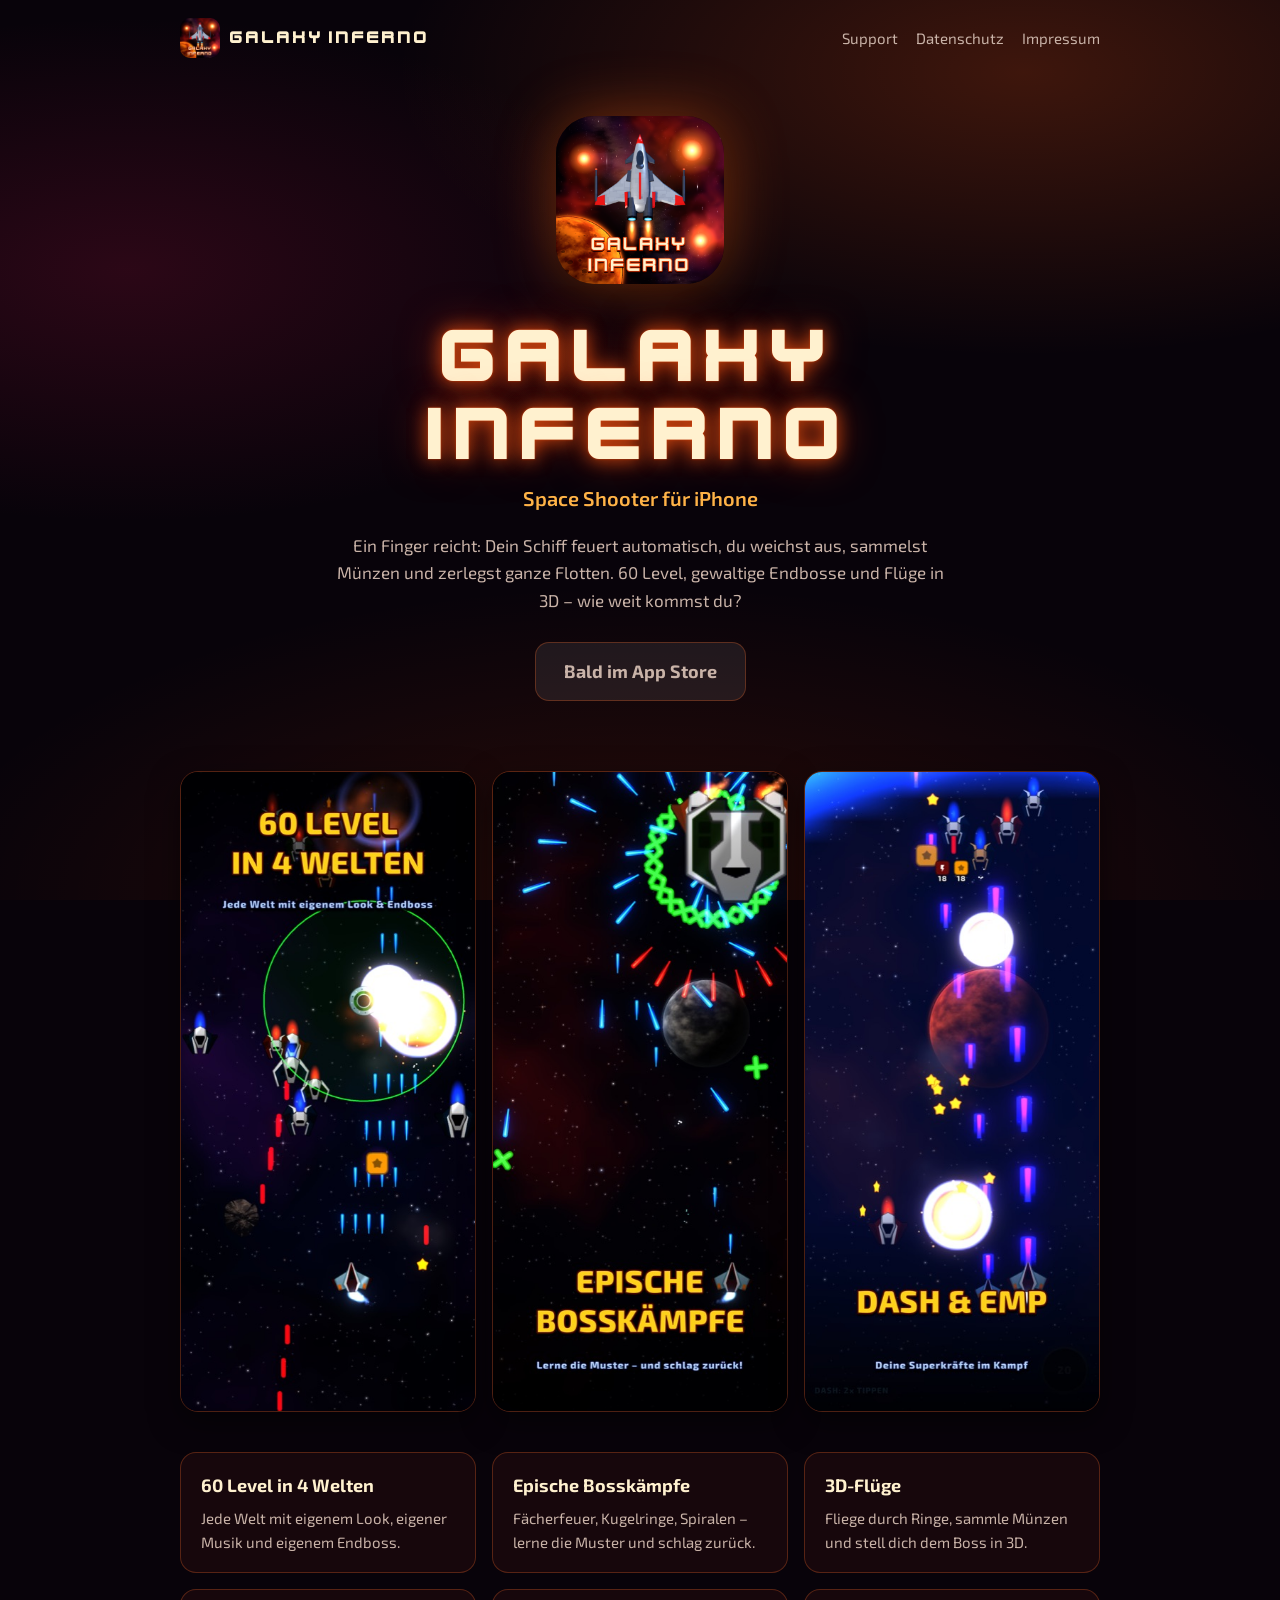
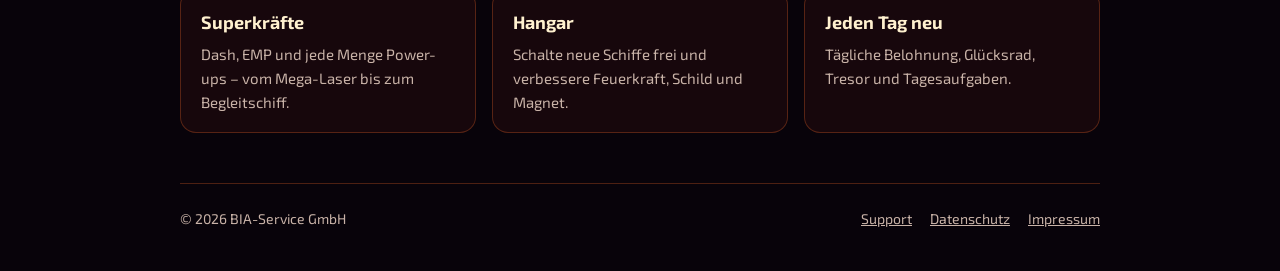
<file: index.html>
<!doctype html>
<html lang="de">
<head>
<meta charset="utf-8">
<meta name="viewport" content="width=device-width, initial-scale=1, viewport-fit=cover">
<title>Galaxy Inferno: Space Shooter</title>
<meta name="description" content="Galaxy Inferno – actiongeladener Arcade-Space-Shooter für iPhone: 60 Level, epische Bosskämpfe, 3D-Flüge.">
<link rel="icon" type="image/png" href="img/favicon.png">
<link rel="apple-touch-icon" href="img/apple-touch-icon.png">
<link rel="stylesheet" href="style.css">
</head>
<body>
<div class="wrap">
<nav>
  <a class="brand" href="index.html"><img src="img/apple-touch-icon.png" alt="">GALAXY INFERNO</a>
  <div class="links"><a href="support.html">Support</a><a href="datenschutz.html">Datenschutz</a><a href="impressum.html">Impressum</a></div>
</nav>

<section class="hero">
  <img class="appicon" src="img/icon.png" alt="App-Icon Galaxy Inferno">
  <h1 class="title">GALAXY<br>INFERNO</h1>
  <p class="sub">Space Shooter für iPhone</p>
  <p class="lead">Ein Finger reicht: Dein Schiff feuert automatisch, du weichst aus, sammelst Münzen und zerlegst ganze Flotten. 60 Level, gewaltige Endbosse und Flüge in 3D – wie weit kommst du?</p>
  <span class="btn soon">Bald im App Store</span>
</section>
<section class="shots">
  <img src="img/shot_1_action.jpg" alt="Screenshot: Action mit vielen Gegnern" loading="lazy">
  <img src="img/shot_2_boss.jpg" alt="Screenshot: Bosskampf" loading="lazy">
  <img src="img/shot_3_emp.jpg" alt="Screenshot: EMP-Superkraft" loading="lazy">
</section>
<section class="features">
  <div class="card"><h3>60 Level in 4 Welten</h3><p>Jede Welt mit eigenem Look, eigener Musik und eigenem Endboss.</p></div>
  <div class="card"><h3>Epische Bosskämpfe</h3><p>Fächerfeuer, Kugelringe, Spiralen – lerne die Muster und schlag zurück.</p></div>
  <div class="card"><h3>3D-Flüge</h3><p>Fliege durch Ringe, sammle Münzen und stell dich dem Boss in 3D.</p></div>
  <div class="card"><h3>Superkräfte</h3><p>Dash, EMP und jede Menge Power-ups – vom Mega-Laser bis zum Begleitschiff.</p></div>
  <div class="card"><h3>Hangar</h3><p>Schalte neue Schiffe frei und verbessere Feuerkraft, Schild und Magnet.</p></div>
  <div class="card"><h3>Jeden Tag neu</h3><p>Tägliche Belohnung, Glücksrad, Tresor und Tagesaufgaben.</p></div>
</section>
<footer>
  <span>© 2026 BIA-Service GmbH</span>
  <span class="links"><a href="support.html">Support</a><a href="datenschutz.html">Datenschutz</a><a href="impressum.html">Impressum</a></span>
</footer>
</div>
</body>
</html>
</file>
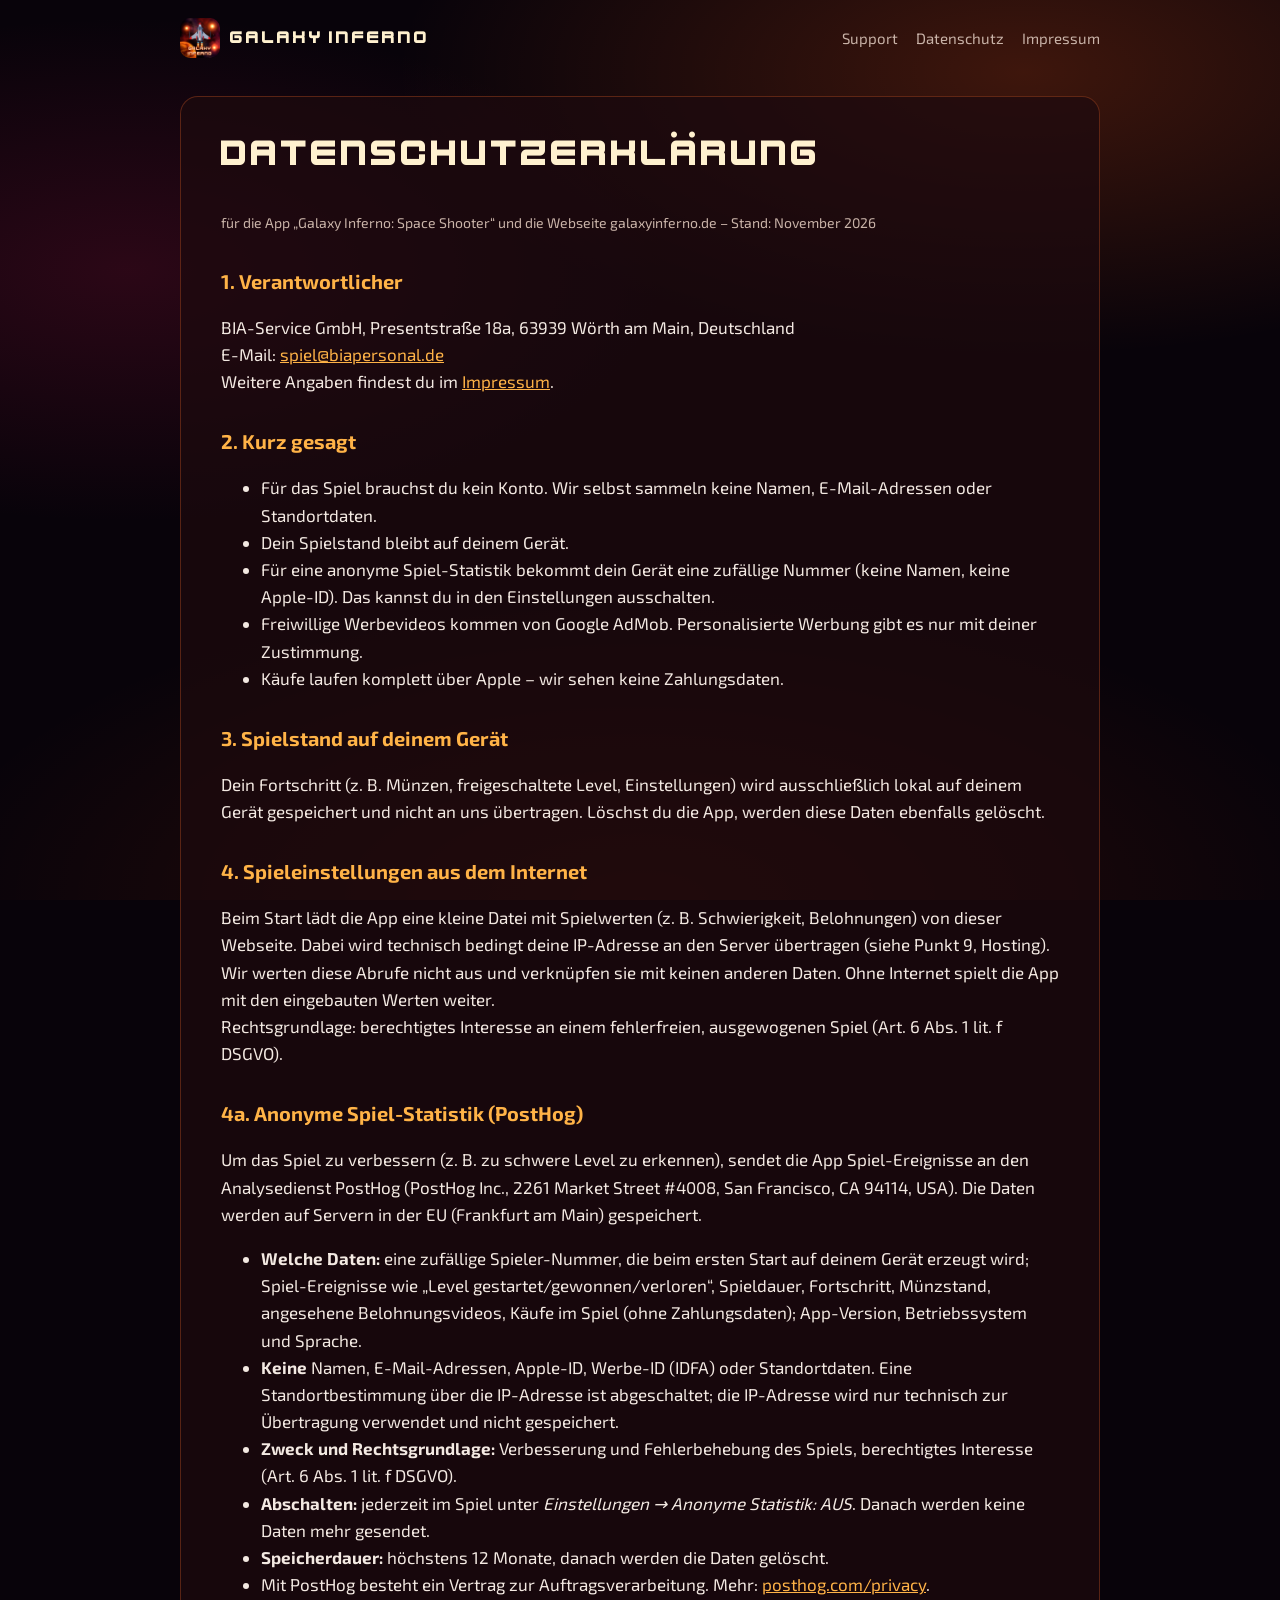
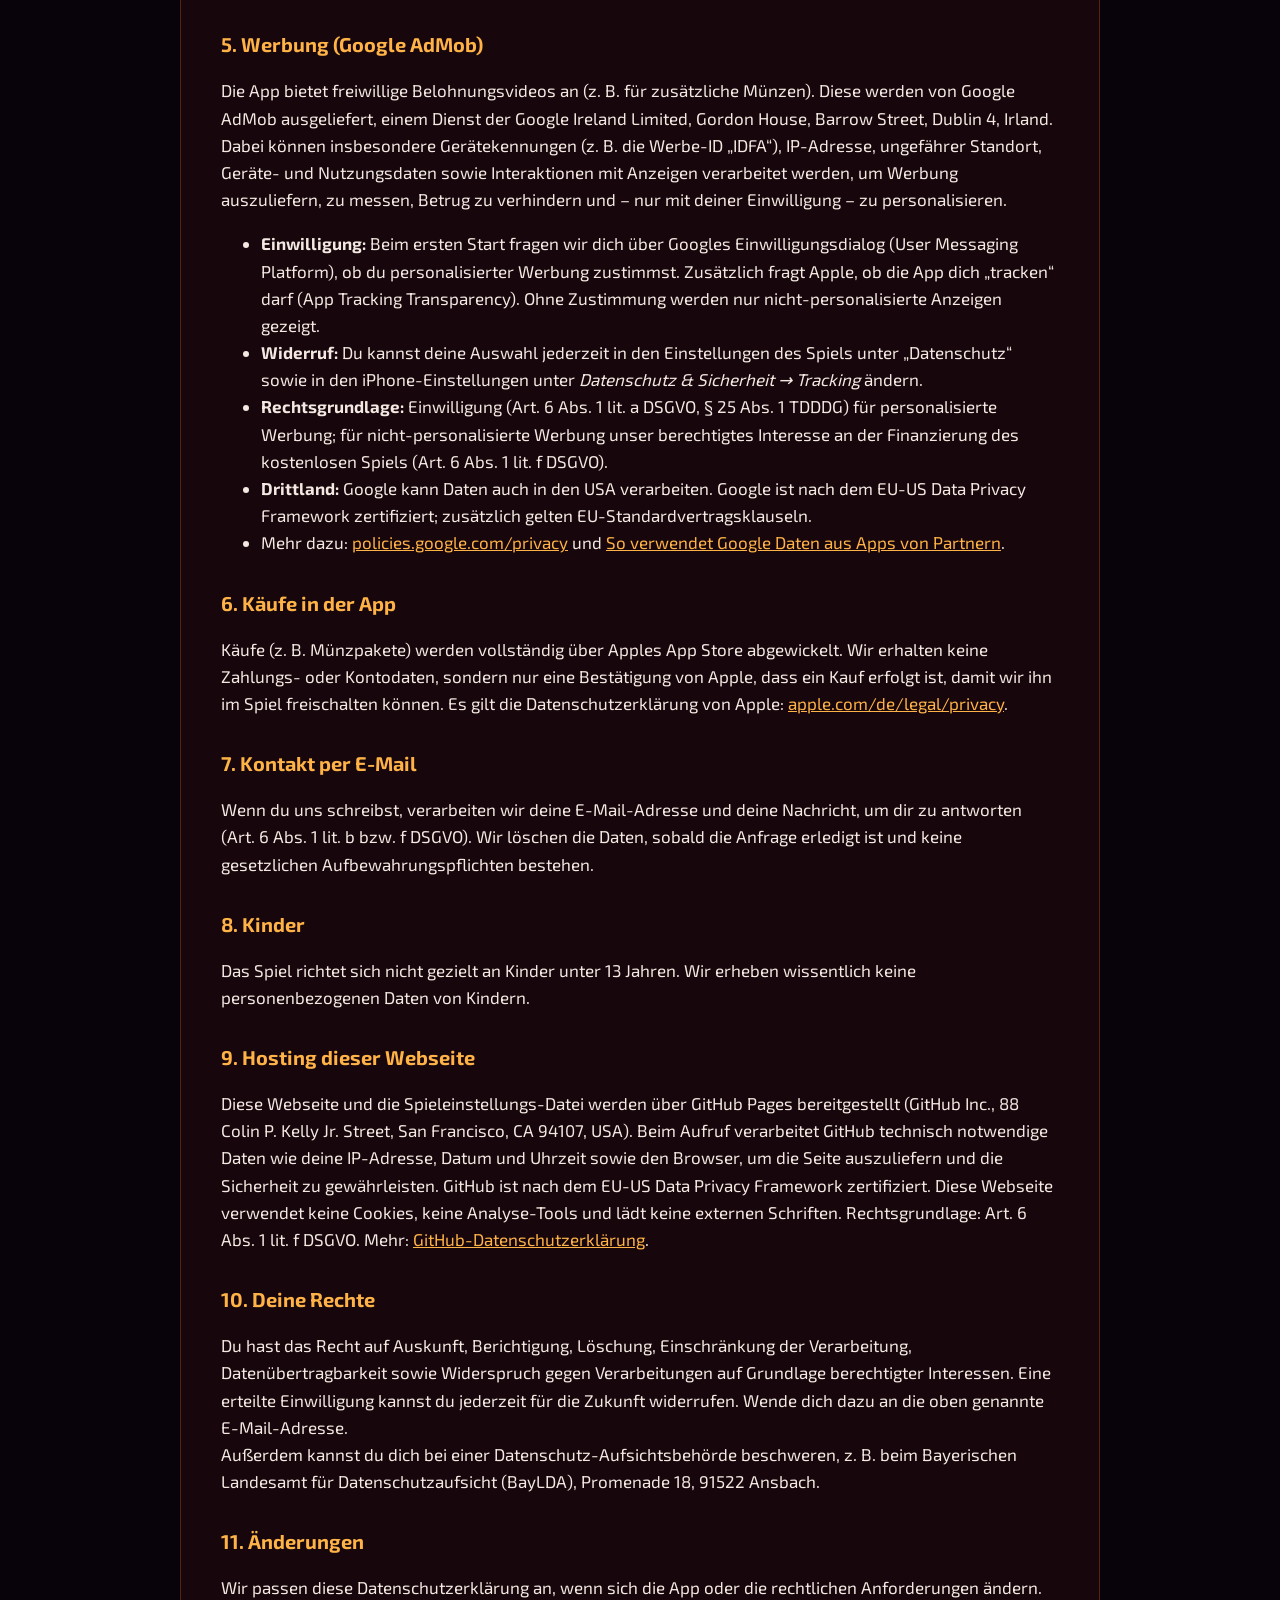
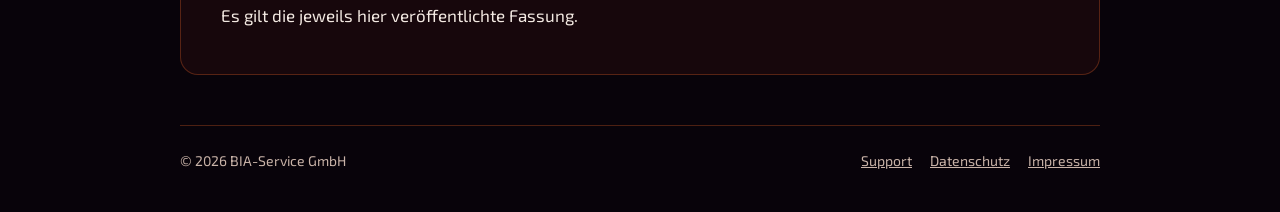
<file: datenschutz.html>
<!doctype html>
<html lang="de">
<head>
<meta charset="utf-8">
<meta name="viewport" content="width=device-width, initial-scale=1, viewport-fit=cover">
<title>Datenschutz – Galaxy Inferno</title>
<meta name="description" content="Datenschutzerklärung für die App und Webseite Galaxy Inferno.">
<link rel="icon" type="image/png" href="img/favicon.png">
<link rel="apple-touch-icon" href="img/apple-touch-icon.png">
<link rel="stylesheet" href="style.css">
</head>
<body>
<div class="wrap">
<nav>
  <a class="brand" href="index.html"><img src="img/apple-touch-icon.png" alt="">GALAXY INFERNO</a>
  <div class="links"><a href="support.html">Support</a><a href="datenschutz.html">Datenschutz</a><a href="impressum.html">Impressum</a></div>
</nav>

<section class="doc">
<h1>Datenschutz&shy;erklärung</h1>
<p class="small">für die App „Galaxy Inferno: Space Shooter“ und die Webseite galaxyinferno.de – Stand: November 2026</p>

<h2>1. Verantwortlicher</h2>
<p>BIA-Service GmbH, Presentstraße 18a, 63939 Wörth am Main, Deutschland<br>
E-Mail: <a href="mailto:spiel@biapersonal.de">spiel@biapersonal.de</a><br>
Weitere Angaben findest du im <a href="impressum.html">Impressum</a>.</p>

<h2>2. Kurz gesagt</h2>
<ul>
<li>Für das Spiel brauchst du kein Konto. Wir selbst sammeln keine Namen, E-Mail-Adressen oder Standortdaten.</li>
<li>Dein Spielstand bleibt auf deinem Gerät.</li>
<li>Für eine anonyme Spiel-Statistik bekommt dein Gerät eine zufällige Nummer (keine Namen, keine Apple-ID). Das kannst du in den Einstellungen ausschalten.</li>
<li>Freiwillige Werbevideos kommen von Google AdMob. Personalisierte Werbung gibt es nur mit deiner Zustimmung.</li>
<li>Käufe laufen komplett über Apple – wir sehen keine Zahlungsdaten.</li>
</ul>

<h2>3. Spielstand auf deinem Gerät</h2>
<p>Dein Fortschritt (z. B. Münzen, freigeschaltete Level, Einstellungen) wird ausschließlich lokal auf deinem Gerät gespeichert und nicht an uns übertragen. Löschst du die App, werden diese Daten ebenfalls gelöscht.</p>

<h2>4. Spieleinstellungen aus dem Internet</h2>
<p>Beim Start lädt die App eine kleine Datei mit Spielwerten (z. B. Schwierigkeit, Belohnungen) von dieser Webseite. Dabei wird technisch bedingt deine IP-Adresse an den Server übertragen (siehe Punkt 9, Hosting). Wir werten diese Abrufe nicht aus und verknüpfen sie mit keinen anderen Daten. Ohne Internet spielt die App mit den eingebauten Werten weiter.<br>
Rechtsgrundlage: berechtigtes Interesse an einem fehlerfreien, ausgewogenen Spiel (Art. 6 Abs. 1 lit. f DSGVO).</p>

<h2>4a. Anonyme Spiel-Statistik (PostHog)</h2>
<p>Um das Spiel zu verbessern (z.&nbsp;B. zu schwere Level zu erkennen), sendet die App Spiel-Ereignisse an den Analysedienst PostHog (PostHog Inc., 2261 Market Street #4008, San Francisco, CA 94114, USA). Die Daten werden auf Servern in der EU (Frankfurt am Main) gespeichert.</p>
<ul>
<li><strong>Welche Daten:</strong> eine zufällige Spieler-Nummer, die beim ersten Start auf deinem Gerät erzeugt wird; Spiel-Ereignisse wie „Level gestartet/gewonnen/verloren“, Spieldauer, Fortschritt, Münzstand, angesehene Belohnungsvideos, Käufe im Spiel (ohne Zahlungsdaten); App-Version, Betriebssystem und Sprache.</li>
<li><strong>Keine</strong> Namen, E-Mail-Adressen, Apple-ID, Werbe-ID (IDFA) oder Standortdaten. Eine Standortbestimmung über die IP-Adresse ist abgeschaltet; die IP-Adresse wird nur technisch zur Übertragung verwendet und nicht gespeichert.</li>
<li><strong>Zweck und Rechtsgrundlage:</strong> Verbesserung und Fehlerbehebung des Spiels, berechtigtes Interesse (Art.&nbsp;6 Abs.&nbsp;1 lit.&nbsp;f DSGVO).</li>
<li><strong>Abschalten:</strong> jederzeit im Spiel unter <em>Einstellungen → Anonyme Statistik: AUS</em>. Danach werden keine Daten mehr gesendet.</li>
<li><strong>Speicherdauer:</strong> höchstens 12 Monate, danach werden die Daten gelöscht.</li>
<li>Mit PostHog besteht ein Vertrag zur Auftragsverarbeitung. Mehr: <a href="https://posthog.com/privacy" rel="noopener">posthog.com/privacy</a>.</li>
</ul>

<h2>5. Werbung (Google AdMob)</h2>
<p>Die App bietet freiwillige Belohnungsvideos an (z. B. für zusätzliche Münzen). Diese werden von Google AdMob ausgeliefert, einem Dienst der Google Ireland Limited, Gordon House, Barrow Street, Dublin 4, Irland. Dabei können insbesondere Gerätekennungen (z. B. die Werbe-ID „IDFA“), IP-Adresse, ungefährer Standort, Geräte- und Nutzungsdaten sowie Interaktionen mit Anzeigen verarbeitet werden, um Werbung auszuliefern, zu messen, Betrug zu verhindern und – nur mit deiner Einwilligung – zu personalisieren.</p>
<ul>
<li><strong>Einwilligung:</strong> Beim ersten Start fragen wir dich über Googles Einwilligungsdialog (User Messaging Platform), ob du personalisierter Werbung zustimmst. Zusätzlich fragt Apple, ob die App dich „tracken“ darf (App Tracking Transparency). Ohne Zustimmung werden nur nicht-personalisierte Anzeigen gezeigt.</li>
<li><strong>Widerruf:</strong> Du kannst deine Auswahl jederzeit in den Einstellungen des Spiels unter „Datenschutz“ sowie in den iPhone-Einstellungen unter <em>Datenschutz &amp; Sicherheit → Tracking</em> ändern.</li>
<li><strong>Rechtsgrundlage:</strong> Einwilligung (Art. 6 Abs. 1 lit. a DSGVO, § 25 Abs. 1 TDDDG) für personalisierte Werbung; für nicht-personalisierte Werbung unser berechtigtes Interesse an der Finanzierung des kostenlosen Spiels (Art. 6 Abs. 1 lit. f DSGVO).</li>
<li><strong>Drittland:</strong> Google kann Daten auch in den USA verarbeiten. Google ist nach dem EU-US Data Privacy Framework zertifiziert; zusätzlich gelten EU-Standardvertragsklauseln.</li>
<li>Mehr dazu: <a href="https://policies.google.com/privacy" rel="noopener">policies.google.com/privacy</a> und <a href="https://policies.google.com/technologies/partner-sites" rel="noopener">So verwendet Google Daten aus Apps von Partnern</a>.</li>
</ul>

<h2>6. Käufe in der App</h2>
<p>Käufe (z. B. Münzpakete) werden vollständig über Apples App Store abgewickelt. Wir erhalten keine Zahlungs- oder Kontodaten, sondern nur eine Bestätigung von Apple, dass ein Kauf erfolgt ist, damit wir ihn im Spiel freischalten können. Es gilt die Datenschutzerklärung von Apple: <a href="https://www.apple.com/de/legal/privacy/" rel="noopener">apple.com/de/legal/privacy</a>.</p>

<h2>7. Kontakt per E-Mail</h2>
<p>Wenn du uns schreibst, verarbeiten wir deine E-Mail-Adresse und deine Nachricht, um dir zu antworten (Art. 6 Abs. 1 lit. b bzw. f DSGVO). Wir löschen die Daten, sobald die Anfrage erledigt ist und keine gesetzlichen Aufbewahrungspflichten bestehen.</p>

<h2>8. Kinder</h2>
<p>Das Spiel richtet sich nicht gezielt an Kinder unter 13 Jahren. Wir erheben wissentlich keine personenbezogenen Daten von Kindern.</p>

<h2>9. Hosting dieser Webseite</h2>
<p>Diese Webseite und die Spieleinstellungs-Datei werden über GitHub Pages bereitgestellt (GitHub Inc., 88 Colin P. Kelly Jr. Street, San Francisco, CA 94107, USA). Beim Aufruf verarbeitet GitHub technisch notwendige Daten wie deine IP-Adresse, Datum und Uhrzeit sowie den Browser, um die Seite auszuliefern und die Sicherheit zu gewährleisten. GitHub ist nach dem EU-US Data Privacy Framework zertifiziert. Diese Webseite verwendet keine Cookies, keine Analyse-Tools und lädt keine externen Schriften. Rechtsgrundlage: Art. 6 Abs. 1 lit. f DSGVO. Mehr: <a href="https://docs.github.com/de/site-policy/privacy-policies/github-general-privacy-statement" rel="noopener">GitHub-Datenschutzerklärung</a>.</p>

<h2>10. Deine Rechte</h2>
<p>Du hast das Recht auf Auskunft, Berichtigung, Löschung, Einschränkung der Verarbeitung, Datenübertragbarkeit sowie Widerspruch gegen Verarbeitungen auf Grundlage berechtigter Interessen. Eine erteilte Einwilligung kannst du jederzeit für die Zukunft widerrufen. Wende dich dazu an die oben genannte E-Mail-Adresse.<br>
Außerdem kannst du dich bei einer Datenschutz-Aufsichtsbehörde beschweren, z. B. beim Bayerischen Landesamt für Datenschutzaufsicht (BayLDA), Promenade 18, 91522 Ansbach.</p>

<h2>11. Änderungen</h2>
<p>Wir passen diese Datenschutzerklärung an, wenn sich die App oder die rechtlichen Anforderungen ändern. Es gilt die jeweils hier veröffentlichte Fassung.</p>
</section>
<footer>
  <span>© 2026 BIA-Service GmbH</span>
  <span class="links"><a href="support.html">Support</a><a href="datenschutz.html">Datenschutz</a><a href="impressum.html">Impressum</a></span>
</footer>
</div>
</body>
</html>
</file>
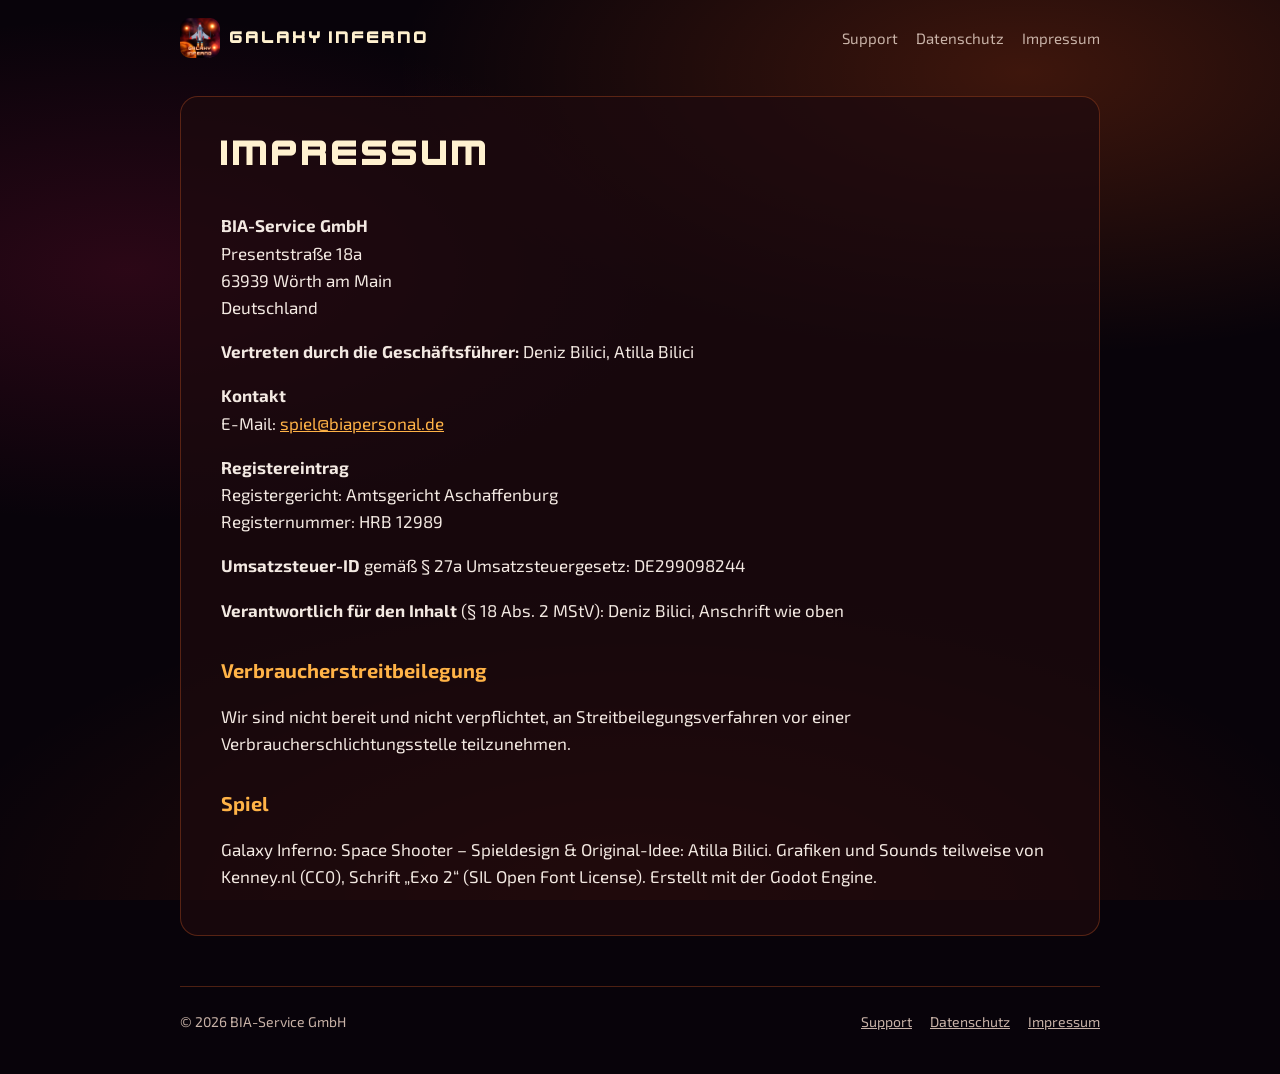
<file: impressum.html>
<!doctype html>
<html lang="de">
<head>
<meta charset="utf-8">
<meta name="viewport" content="width=device-width, initial-scale=1, viewport-fit=cover">
<title>Impressum – Galaxy Inferno</title>
<meta name="description" content="Impressum der BIA-Service GmbH für Galaxy Inferno.">
<link rel="icon" type="image/png" href="img/favicon.png">
<link rel="apple-touch-icon" href="img/apple-touch-icon.png">
<link rel="stylesheet" href="style.css">
</head>
<body>
<div class="wrap">
<nav>
  <a class="brand" href="index.html"><img src="img/apple-touch-icon.png" alt="">GALAXY INFERNO</a>
  <div class="links"><a href="support.html">Support</a><a href="datenschutz.html">Datenschutz</a><a href="impressum.html">Impressum</a></div>
</nav>

<section class="doc">
<h1>Impressum</h1>
<p><strong>BIA-Service GmbH</strong><br>
Presentstraße 18a<br>
63939 Wörth am Main<br>
Deutschland</p>
<p><strong>Vertreten durch die Geschäftsführer:</strong> Deniz Bilici, Atilla Bilici</p>
<p><strong>Kontakt</strong><br>
E-Mail: <a href="mailto:spiel@biapersonal.de">spiel@biapersonal.de</a></p>
<p><strong>Registereintrag</strong><br>
Registergericht: Amtsgericht Aschaffenburg<br>
Registernummer: HRB 12989</p>
<p><strong>Umsatzsteuer-ID</strong> gemäß § 27a Umsatzsteuergesetz: DE299098244</p>
<p><strong>Verantwortlich für den Inhalt</strong> (§ 18 Abs. 2 MStV): Deniz Bilici, Anschrift wie oben</p>
<h2>Verbraucherstreitbeilegung</h2>
<p>Wir sind nicht bereit und nicht verpflichtet, an Streitbeilegungsverfahren vor einer Verbraucherschlichtungsstelle teilzunehmen.</p>
<h2>Spiel</h2>
<p>Galaxy Inferno: Space Shooter – Spieldesign &amp; Original-Idee: Atilla Bilici. Grafiken und Sounds teilweise von Kenney.nl (CC0), Schrift „Exo 2“ (SIL Open Font License). Erstellt mit der Godot Engine.</p>
</section>
<footer>
  <span>© 2026 BIA-Service GmbH</span>
  <span class="links"><a href="support.html">Support</a><a href="datenschutz.html">Datenschutz</a><a href="impressum.html">Impressum</a></span>
</footer>
</div>
</body>
</html>
</file>
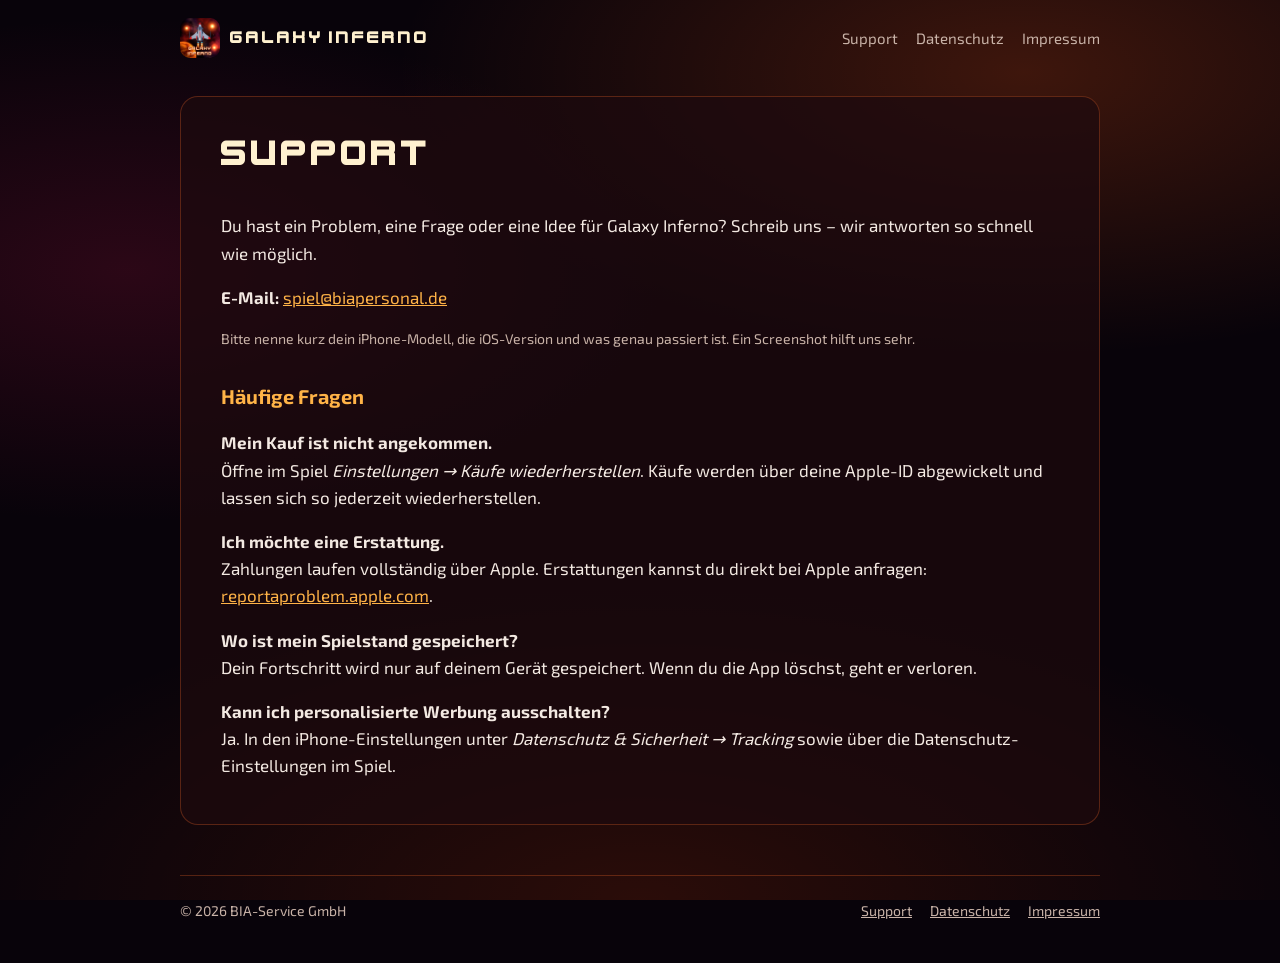
<file: support.html>
<!doctype html>
<html lang="de">
<head>
<meta charset="utf-8">
<meta name="viewport" content="width=device-width, initial-scale=1, viewport-fit=cover">
<title>Support – Galaxy Inferno</title>
<meta name="description" content="Hilfe und Kontakt zu Galaxy Inferno: Space Shooter.">
<link rel="icon" type="image/png" href="img/favicon.png">
<link rel="apple-touch-icon" href="img/apple-touch-icon.png">
<link rel="stylesheet" href="style.css">
</head>
<body>
<div class="wrap">
<nav>
  <a class="brand" href="index.html"><img src="img/apple-touch-icon.png" alt="">GALAXY INFERNO</a>
  <div class="links"><a href="support.html">Support</a><a href="datenschutz.html">Datenschutz</a><a href="impressum.html">Impressum</a></div>
</nav>

<section class="doc">
<h1>Support</h1>
<p>Du hast ein Problem, eine Frage oder eine Idee für Galaxy Inferno? Schreib uns – wir antworten so schnell wie möglich.</p>
<p><strong>E-Mail:</strong> <a href="mailto:spiel@biapersonal.de">spiel@biapersonal.de</a></p>
<p class="small">Bitte nenne kurz dein iPhone-Modell, die iOS-Version und was genau passiert ist. Ein Screenshot hilft uns sehr.</p>

<h2>Häufige Fragen</h2>
<p><strong>Mein Kauf ist nicht angekommen.</strong><br>
Öffne im Spiel <em>Einstellungen → Käufe wiederherstellen</em>. Käufe werden über deine Apple-ID abgewickelt und lassen sich so jederzeit wiederherstellen.</p>
<p><strong>Ich möchte eine Erstattung.</strong><br>
Zahlungen laufen vollständig über Apple. Erstattungen kannst du direkt bei Apple anfragen: <a href="https://reportaproblem.apple.com" rel="noopener">reportaproblem.apple.com</a>.</p>
<p><strong>Wo ist mein Spielstand gespeichert?</strong><br>
Dein Fortschritt wird nur auf deinem Gerät gespeichert. Wenn du die App löschst, geht er verloren.</p>
<p><strong>Kann ich personalisierte Werbung ausschalten?</strong><br>
Ja. In den iPhone-Einstellungen unter <em>Datenschutz &amp; Sicherheit → Tracking</em> sowie über die Datenschutz-Einstellungen im Spiel.</p>
</section>
<footer>
  <span>© 2026 BIA-Service GmbH</span>
  <span class="links"><a href="support.html">Support</a><a href="datenschutz.html">Datenschutz</a><a href="impressum.html">Impressum</a></span>
</footer>
</div>
</body>
</html>
</file>
<file: style.css>
/* Galaxy Inferno – Webseite (galaxyinferno.de). Schriften liegen lokal (keine Google-Fonts -> DSGVO). */
@font-face { font-family: "Exo 2"; src: url("fonts/Exo2.ttf") format("truetype"); font-weight: 100 900; font-display: swap; }
@font-face { font-family: "Kenvector"; src: url("fonts/kenvector_future.ttf") format("truetype"); font-display: swap; }
:root {
  --bg: #08030a;
  --panel: rgba(30, 10, 14, 0.72);
  --line: rgba(255, 110, 40, 0.28);
  --text: #f3e9e2;
  --muted: #c9b3a8;
  --fire: #ff6a1a;
  --fire2: #ffb347;
  --cream: #fff1cf;
}
* { box-sizing: border-box; }
html { color-scheme: dark; }
body {
  margin: 0;
  font-family: "Exo 2", system-ui, -apple-system, "Segoe UI", Roboto, sans-serif;
  font-size: 17px;
  line-height: 1.6;
  color: var(--text);
  background:
    radial-gradient(ellipse 70% 45% at 80% 8%, rgba(255, 90, 20, 0.22), transparent 70%),
    radial-gradient(ellipse 60% 40% at 10% 30%, rgba(150, 20, 60, 0.25), transparent 70%),
    radial-gradient(ellipse 80% 50% at 50% 100%, rgba(255, 70, 0, 0.14), transparent 70%),
    var(--bg);
  background-attachment: fixed;
  padding: 0 16px;
}
a { color: var(--fire2); }
a:hover { color: var(--cream); }
.wrap { max-width: 920px; margin: 0 auto; }
nav {
  display: flex; flex-wrap: wrap; align-items: center; justify-content: space-between; gap: 12px;
  padding: 18px 0;
}
nav .brand { display: flex; align-items: center; gap: 10px; text-decoration: none; color: var(--cream);
  font-family: "Kenvector", "Exo 2", sans-serif; font-weight: 800; letter-spacing: 0.06em; }
nav .brand img { width: 40px; height: 40px; border-radius: 10px; }
nav .links { display: flex; flex-wrap: wrap; gap: 18px; font-size: 15px; }
nav .links a { color: var(--muted); text-decoration: none; }
nav .links a:hover { color: var(--cream); }

.hero { text-align: center; padding: 40px 0 30px; }
.hero .appicon { width: 168px; height: 168px; border-radius: 38px;
  box-shadow: 0 0 60px rgba(255, 100, 20, 0.45), 0 10px 30px rgba(0, 0, 0, 0.6); }
h1.title {
  font-family: "Kenvector", "Exo 2", sans-serif; font-weight: 900;
  font-size: clamp(40px, 9vw, 76px); line-height: 1.02; margin: 28px 0 8px;
  color: var(--cream); letter-spacing: 0.04em;
  text-shadow: 0 0 2px #d9420a, 0 0 18px rgba(255, 90, 20, 0.8), 0 0 42px rgba(255, 60, 0, 0.5);
}
.sub { font-size: 20px; color: var(--fire2); font-weight: 600; margin: 0 0 18px; }
.lead { max-width: 620px; margin: 0 auto 28px; color: var(--muted); }
.btn {
  display: inline-block; padding: 14px 28px; border-radius: 14px; font-weight: 700; font-size: 18px;
  text-decoration: none; color: #1a0600; background: linear-gradient(180deg, var(--fire2), var(--fire));
  box-shadow: 0 0 24px rgba(255, 106, 26, 0.5);
}
.btn.soon { background: rgba(255, 255, 255, 0.08); color: var(--muted); box-shadow: none; border: 1px solid var(--line); }

.shots { display: grid; grid-template-columns: repeat(3, 1fr); gap: 16px; margin: 40px 0; }
.shots img { width: 100%; border-radius: 18px; border: 1px solid var(--line); box-shadow: 0 10px 30px rgba(0,0,0,0.5); }
@media (max-width: 640px) { .shots { grid-template-columns: 1fr 1fr; } .shots img:nth-child(3) { display: none; } }

.features { display: grid; grid-template-columns: repeat(auto-fit, minmax(240px, 1fr)); gap: 16px; margin: 30px 0 50px; }
.card { background: var(--panel); border: 1px solid var(--line); border-radius: 16px; padding: 18px 20px; }
.card h3 { margin: 0 0 6px; color: var(--cream); font-size: 18px; }
.card p { margin: 0; color: var(--muted); font-size: 15px; }

.doc { background: var(--panel); border: 1px solid var(--line); border-radius: 18px; padding: 28px clamp(18px, 4vw, 40px); margin: 20px 0 50px; }
.doc h1 { font-family: "Kenvector", "Exo 2", sans-serif; color: var(--cream); font-size: clamp(26px, 5vw, 36px); margin-top: 0; }
.doc h2 { color: var(--fire2); font-size: 20px; margin-top: 30px; }
.doc p, .doc li { color: var(--text); }
.doc .small { color: var(--muted); font-size: 14px; }

footer { border-top: 1px solid var(--line); padding: 24px 0 40px; color: var(--muted); font-size: 14px;
  display: flex; flex-wrap: wrap; gap: 8px 22px; justify-content: space-between; }
footer .links { display: flex; flex-wrap: wrap; gap: 18px; }
footer a { color: var(--muted); }
</file>
